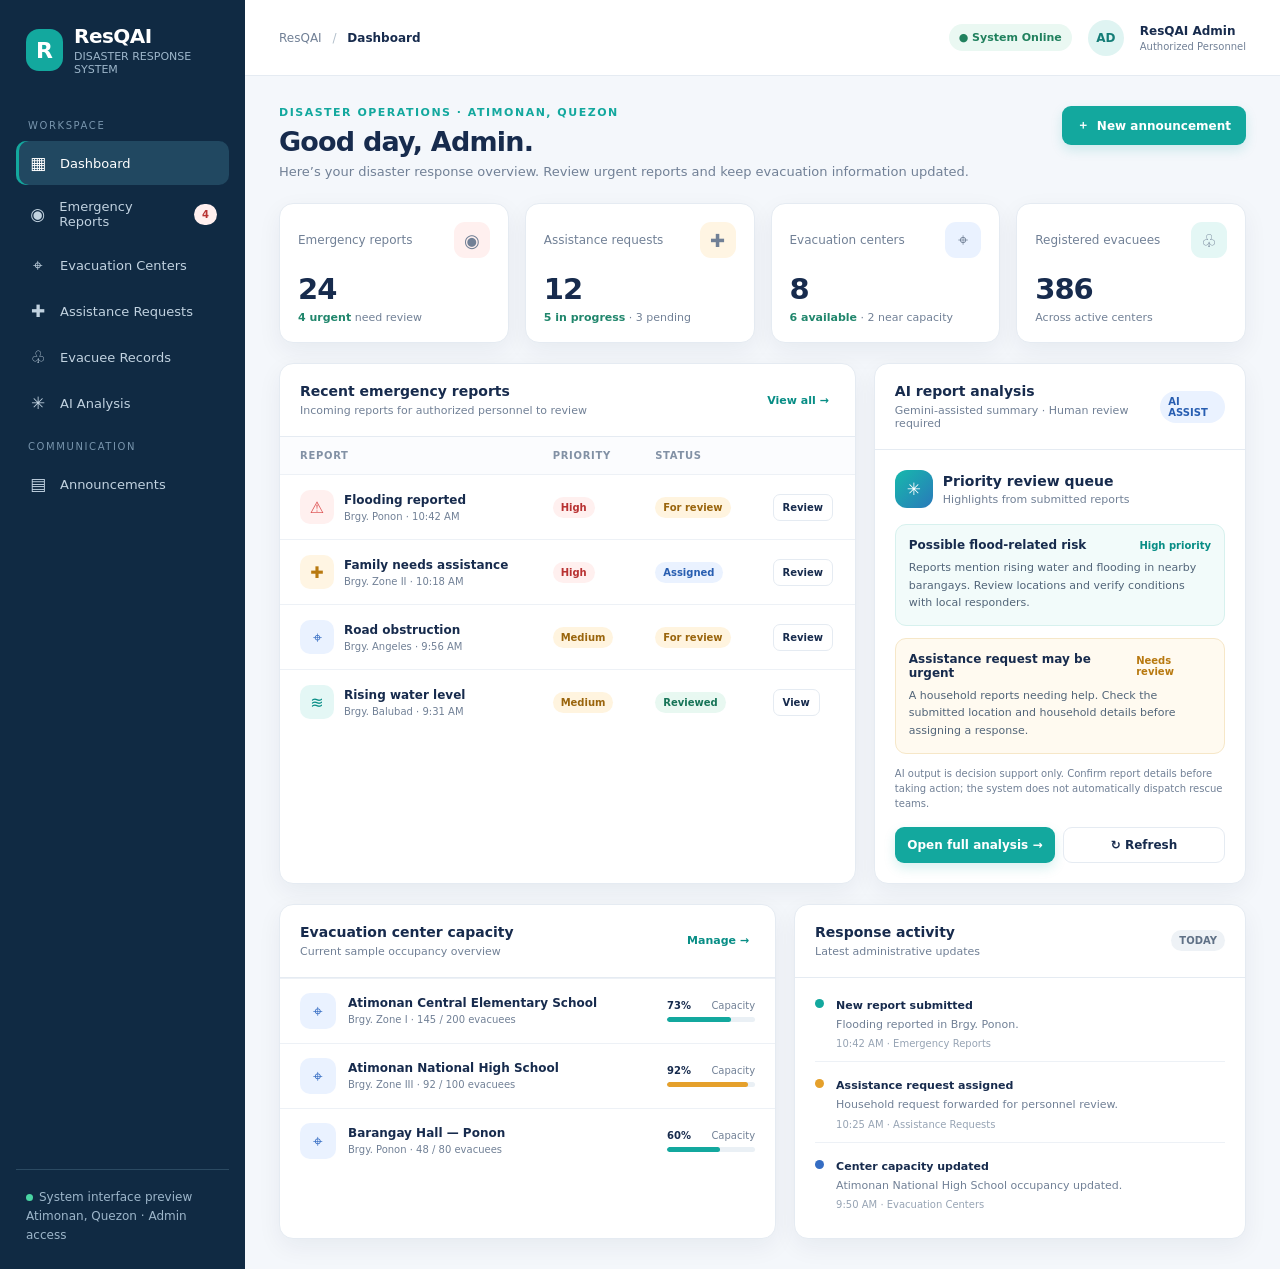
<file: index.html>
<!doctype html>
<html lang="en">
<head>
<meta charset="utf-8"/>
<meta content="width=device-width, initial-scale=1" name="viewport"/>
<title>ResQAI | Dashboard</title>
<link href="styles.css" rel="stylesheet"/>
</head>
<body>
<div class="app">
<aside class="sidebar" id="sidebar">
<div class="brand"><div class="logo">R</div><div><strong>ResQAI</strong><small>DISASTER RESPONSE SYSTEM</small></div></div>
<nav class="nav">
<div class="nav-label">Workspace</div>
<a aria-current="page" class="active nav-link" href="index.html"><span class="ico">▦</span>Dashboard</a>
<a class="nav-link" href="reports.html"><span class="ico">◉</span>Emergency Reports <span class="tag tag-red" style="margin-left:auto">4</span></a>
<a class="nav-link" href="centers.html"><span class="ico">⌖</span>Evacuation Centers</a>
<a class="nav-link" href="requests.html"><span class="ico">✚</span>Assistance Requests</a>
<a class="nav-link" href="evacuees.html"><span class="ico">♧</span>Evacuee Records</a>
<a class="nav-link" href="ai-analysis.html"><span class="ico">✳</span>AI Analysis</a>
<div class="nav-label">Communication</div>
<a class="nav-link" href="announcements.html"><span class="ico">▤</span>Announcements</a>
</nav>
<div class="side-bottom"><span class="online"></span>System interface preview<br/>Atimonan, Quezon · Admin access</div>
</aside>
<main class="main">
<header class="topbar">
<div style="display:flex;align-items:center;gap:14px"><button aria-label="Open menu" class="mobile-menu" id="menuToggle">☰</button><div class="crumb">ResQAI <span style="margin:0 7px;color:#b2bfcb">/</span> <b id="crumbTitle">Dashboard</b></div></div>
<div class="top-actions"><span class="status-pill">● System Online</span><div class="avatar">AD</div><div class="admin-meta"><div class="admin-name">ResQAI Admin</div><div class="admin-role">Authorized Personnel</div></div></div>
</header>
<div class="content">






<section class="dashboard-page active" id="page-dashboard">
<div class="page-heading"><div><div class="eyebrow">DISASTER OPERATIONS · ATIMONAN, QUEZON</div><h1>Good day, Admin.</h1><p>Here’s your disaster response overview. Review urgent reports and keep evacuation information updated.</p></div><button class="btn btn-primary" onclick="openModal('announcement')"><span>＋</span> New announcement</button></div>
<div class="stats">
<div class="stat"><div class="stat-top">Emergency reports <span class="stat-icon ic-red">◉</span></div><div class="stat-number">24</div><div class="stat-foot"><strong>4 urgent</strong> need review</div></div>
<div class="stat"><div class="stat-top">Assistance requests <span class="stat-icon ic-amber">✚</span></div><div class="stat-number">12</div><div class="stat-foot"><strong>5 in progress</strong> · 3 pending</div></div>
<div class="stat"><div class="stat-top">Evacuation centers <span class="stat-icon ic-blue">⌖</span></div><div class="stat-number">8</div><div class="stat-foot"><strong>6 available</strong> · 2 near capacity</div></div>
<div class="stat"><div class="stat-top">Registered evacuees <span class="stat-icon ic-teal">♧</span></div><div class="stat-number">386</div><div class="stat-foot">Across active centers</div></div>
</div>
<div class="layout-grid">
<div class="panel">
<div class="panel-head"><div><h2>Recent emergency reports</h2><p>Incoming reports for authorized personnel to review</p></div><button class="text-btn" onclick="window.location.href='reports.html'">View all →</button></div>
<div class="table-wrap"><table><thead><tr><th>Report</th><th>Priority</th><th>Status</th><th></th></tr></thead><tbody>
<tr><td><div class="incident"><div class="incident-mark">⚠</div><div><b>Flooding reported</b><small>Brgy. Ponon · 10:42 AM</small></div></div></td><td><span class="tag tag-red">High</span></td><td><span class="tag tag-amber">For review</span></td><td><button class="small-action" onclick="reviewReport('Flooding reported','Brgy. Ponon','High')">Review</button></td></tr>
<tr><td><div class="incident"><div class="incident-mark" style="background:#fff5e3;color:#b87910">✚</div><div><b>Family needs assistance</b><small>Brgy. Zone II · 10:18 AM</small></div></div></td><td><span class="tag tag-red">High</span></td><td><span class="tag tag-blue">Assigned</span></td><td><button class="small-action" onclick="reviewReport('Family needs assistance','Brgy. Zone II','High')">Review</button></td></tr>
<tr><td><div class="incident"><div class="incident-mark" style="background:#eaf2ff;color:#356dc3">⌖</div><div><b>Road obstruction</b><small>Brgy. Angeles · 9:56 AM</small></div></div></td><td><span class="tag tag-amber">Medium</span></td><td><span class="tag tag-amber">For review</span></td><td><button class="small-action" onclick="reviewReport('Road obstruction','Brgy. Angeles','Medium')">Review</button></td></tr>
<tr><td><div class="incident"><div class="incident-mark" style="background:#e4f7f5;color:#078d85">≋</div><div><b>Rising water level</b><small>Brgy. Balubad · 9:31 AM</small></div></div></td><td><span class="tag tag-amber">Medium</span></td><td><span class="tag tag-green">Reviewed</span></td><td><button class="small-action" onclick="reviewReport('Rising water level','Brgy. Balubad','Medium')">View</button></td></tr>
</tbody></table></div>
</div>
<div class="panel">
<div class="panel-head"><div><h2>AI report analysis</h2><p>Gemini-assisted summary · Human review required</p></div><span class="tag tag-blue">AI ASSIST</span></div>
<div class="ai-panel">
<div class="ai-head"><div class="ai-symbol">✳</div><div><h2>Priority review queue</h2><p>Highlights from submitted reports</p></div></div>
<div class="ai-alert"><div class="rowtop"><b>Possible flood-related risk</b><span class="confidence">High priority</span></div><p>Reports mention rising water and flooding in nearby barangays. Review locations and verify conditions with local responders.</p></div>
<div class="ai-alert" style="background:#fffaf0;border-color:#f6e7c8"><div class="rowtop"><b>Assistance request may be urgent</b><span class="confidence" style="color:#b87910">Needs review</span></div><p>A household reports needing help. Check the submitted location and household details before assigning a response.</p></div>
<div class="ai-note">AI output is decision support only. Confirm report details before taking action; the system does not automatically dispatch rescue teams.</div>
<div class="ai-actions"><button class="btn btn-primary" onclick="window.location.href='ai-analysis.html'">Open full analysis →</button><button class="btn btn-light" onclick="toast('Analysis refreshed for this demo.')">↻ Refresh</button></div>
</div>
</div>
</div>
<div class="lower-grid">
<div class="panel"><div class="panel-head"><div><h2>Evacuation center capacity</h2><p>Current sample occupancy overview</p></div><button class="text-btn" onclick="window.location.href='centers.html'">Manage →</button></div>
<div class="center-row"><div class="center-pin">⌖</div><div class="center-info"><b>Atimonan Central Elementary School</b><small>Brgy. Zone I · 145 / 200 evacuees</small></div><div class="capacity"><div class="capacity-top"><b>73%</b><span>Capacity</span></div><div class="bar"><span style="width:73%"></span></div></div></div>
<div class="center-row"><div class="center-pin">⌖</div><div class="center-info"><b>Atimonan National High School</b><small>Brgy. Zone III · 92 / 100 evacuees</small></div><div class="capacity"><div class="capacity-top"><b>92%</b><span>Capacity</span></div><div class="bar warn"><span style="width:92%"></span></div></div></div>
<div class="center-row"><div class="center-pin">⌖</div><div class="center-info"><b>Barangay Hall — Ponon</b><small>Brgy. Ponon · 48 / 80 evacuees</small></div><div class="capacity"><div class="capacity-top"><b>60%</b><span>Capacity</span></div><div class="bar"><span style="width:60%"></span></div></div></div>
</div>
<div class="panel"><div class="panel-head"><div><h2>Response activity</h2><p>Latest administrative updates</p></div><span class="tag tag-gray">TODAY</span></div>
<div class="activity">
<div class="activity-item"><span class="activity-dot"></span><div><b>New report submitted</b><p>Flooding reported in Brgy. Ponon.</p><time>10:42 AM · Emergency Reports</time></div></div>
<div class="activity-item"><span class="activity-dot" style="background:#e5a02b"></span><div><b>Assistance request assigned</b><p>Household request forwarded for personnel review.</p><time>10:25 AM · Assistance Requests</time></div></div>
<div class="activity-item"><span class="activity-dot" style="background:#356dc3"></span><div><b>Center capacity updated</b><p>Atimonan National High School occupancy updated.</p><time>9:50 AM · Evacuation Centers</time></div></div>
</div>
</div>
</div>
</section></div>
</main>
</div>
<div class="toast" id="toast"></div>
<div class="modal-backdrop" id="modalBackdrop" onclick="if(event.target===this)closeModal()"><div class="modal"><h2 id="modalTitle">Create announcement</h2><p id="modalDescription">Share an official update with residents.</p><div id="modalFields"></div><div class="modal-foot"><button class="btn btn-light" onclick="closeModal()">Cancel</button><button class="btn btn-primary" onclick="submitModal()">Save</button></div></div></div>
<script src="script.js"></script>
</body>
</html>
</file>
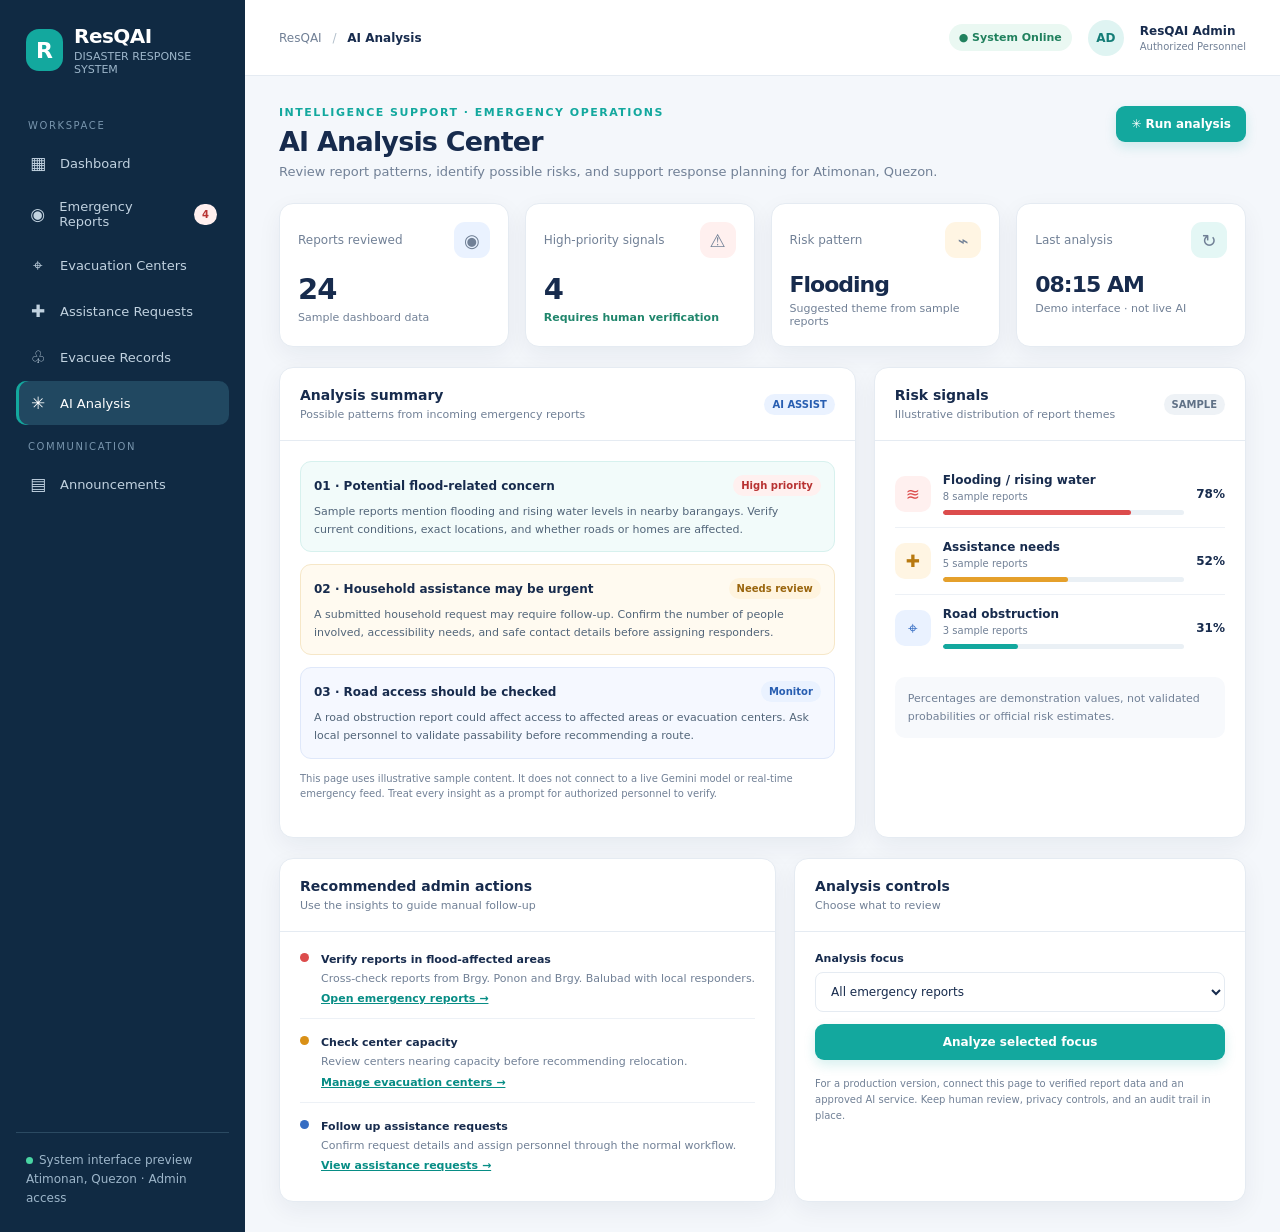
<file: ai-analysis.html>
<!doctype html>
<html lang="en"><head><meta charset="utf-8"><meta name="viewport" content="width=device-width, initial-scale=1"><title>ResQAI | AI Analysis</title><link href="styles.css" rel="stylesheet"></head><body><div class="app"><aside class="sidebar" id="sidebar">
<div class="brand"><div class="logo">R</div><div><strong>ResQAI</strong><small>DISASTER RESPONSE SYSTEM</small></div></div>
<nav class="nav">
<div class="nav-label">Workspace</div>
<a class="nav-link" href="index.html"><span class="ico">▦</span>Dashboard</a>
<a class="nav-link" href="reports.html"><span class="ico">◉</span>Emergency Reports <span class="tag tag-red" style="margin-left:auto">4</span></a>
<a class="nav-link" href="centers.html"><span class="ico">⌖</span>Evacuation Centers</a>
<a class="nav-link" href="requests.html"><span class="ico">✚</span>Assistance Requests</a>
<a class="nav-link" href="evacuees.html"><span class="ico">♧</span>Evacuee Records</a>
<a aria-current="page" class="active nav-link" href="ai-analysis.html"><span class="ico">✳</span>AI Analysis</a>
<div class="nav-label">Communication</div>
<a class="nav-link" href="announcements.html"><span class="ico">▤</span>Announcements</a>
</nav>
<div class="side-bottom"><span class="online"></span>System interface preview<br/>Atimonan, Quezon · Admin access</div>
</aside>
<main class="main"><header class="topbar"><div style="display:flex;align-items:center;gap:14px"><button aria-label="Open menu" class="mobile-menu" id="menuToggle">☰</button><div class="crumb">ResQAI <span style="margin:0 7px;color:#b2bfcb">/</span> <b>AI Analysis</b></div></div><div class="top-actions"><span class="status-pill">● System Online</span><div class="avatar">AD</div><div class="admin-meta"><div class="admin-name">ResQAI Admin</div><div class="admin-role">Authorized Personnel</div></div></div></header>
<div class="content"><div class="page-heading"><div><div class="eyebrow">INTELLIGENCE SUPPORT · EMERGENCY OPERATIONS</div><h1>AI Analysis Center</h1><p>Review report patterns, identify possible risks, and support response planning for Atimonan, Quezon.</p></div><button class="btn btn-primary" id="runAnalysis">✳ Run analysis</button></div>
<div class="stats"><div class="stat"><div class="stat-top">Reports reviewed <span class="stat-icon ic-blue">◉</span></div><div class="stat-number" id="reviewedCount">24</div><div class="stat-foot">Sample dashboard data</div></div><div class="stat"><div class="stat-top">High-priority signals <span class="stat-icon ic-red">⚠</span></div><div class="stat-number" id="highCount">4</div><div class="stat-foot"><strong>Requires human verification</strong></div></div><div class="stat"><div class="stat-top">Risk pattern <span class="stat-icon ic-amber">⌁</span></div><div class="stat-number" style="font-size:22px">Flooding</div><div class="stat-foot">Suggested theme from sample reports</div></div><div class="stat"><div class="stat-top">Last analysis <span class="stat-icon ic-teal">↻</span></div><div class="stat-number" id="lastRun" style="font-size:22px">08:15 AM</div><div class="stat-foot">Demo interface · not live AI</div></div></div>
<div class="layout-grid"><section class="panel"><div class="panel-head"><div><h2>Analysis summary</h2><p>Possible patterns from incoming emergency reports</p></div><span class="tag tag-blue">AI ASSIST</span></div><div class="ai-panel"><div class="ai-alert"><div class="rowtop"><b>01 · Potential flood-related concern</b><span class="tag tag-red">High priority</span></div><p>Sample reports mention flooding and rising water levels in nearby barangays. Verify current conditions, exact locations, and whether roads or homes are affected.</p></div><div class="ai-alert" style="background:#fffaf0;border-color:#f6e7c8"><div class="rowtop"><b>02 · Household assistance may be urgent</b><span class="tag tag-amber">Needs review</span></div><p>A submitted household request may require follow-up. Confirm the number of people involved, accessibility needs, and safe contact details before assigning responders.</p></div><div class="ai-alert" style="background:#f5f8ff;border-color:#dfe8fa"><div class="rowtop"><b>03 · Road access should be checked</b><span class="tag tag-blue">Monitor</span></div><p>A road obstruction report could affect access to affected areas or evacuation centers. Ask local personnel to validate passability before recommending a route.</p></div><div class="ai-note">This page uses illustrative sample content. It does not connect to a live Gemini model or real-time emergency feed. Treat every insight as a prompt for authorized personnel to verify.</div></div></section>
<section class="panel"><div class="panel-head"><div><h2>Risk signals</h2><p>Illustrative distribution of report themes</p></div><span class="tag tag-gray">SAMPLE</span></div><div style="padding:20px"><div class="center-row" style="padding:12px 0;border:0"><div class="center-pin" style="background:#fff0ef;color:#dc4c4c">≋</div><div class="center-info"><b>Flooding / rising water</b><small>8 sample reports</small><div class="bar full" style="margin-top:8px;width:100%"><span style="width:78%"></span></div></div><b style="font-size:12px">78%</b></div><div class="center-row" style="padding:12px 0"><div class="center-pin" style="background:#fff5e3;color:#b87910">✚</div><div class="center-info"><b>Assistance needs</b><small>5 sample reports</small><div class="bar warn" style="margin-top:8px;width:100%"><span style="width:52%"></span></div></div><b style="font-size:12px">52%</b></div><div class="center-row" style="padding:12px 0"><div class="center-pin">⌖</div><div class="center-info"><b>Road obstruction</b><small>3 sample reports</small><div class="bar" style="margin-top:8px;width:100%"><span style="width:31%"></span></div></div><b style="font-size:12px">31%</b></div><div style="margin-top:16px;padding:13px;background:#f7f9fc;border-radius:10px;font-size:11px;color:#718096;line-height:1.6">Percentages are demonstration values, not validated probabilities or official risk estimates.</div></div></section></div>
<div class="lower-grid"><section class="panel"><div class="panel-head"><div><h2>Recommended admin actions</h2><p>Use the insights to guide manual follow-up</p></div></div><div class="activity"><div class="activity-item"><span class="activity-dot" style="background:#dc4c4c"></span><div><b>Verify reports in flood-affected areas</b><p>Cross-check reports from Brgy. Ponon and Brgy. Balubad with local responders.</p><a class="text-btn" href="reports.html">Open emergency reports →</a></div></div><div class="activity-item"><span class="activity-dot" style="background:#d99017"></span><div><b>Check center capacity</b><p>Review centers nearing capacity before recommending relocation.</p><a class="text-btn" href="centers.html">Manage evacuation centers →</a></div></div><div class="activity-item"><span class="activity-dot" style="background:#356dc3"></span><div><b>Follow up assistance requests</b><p>Confirm request details and assign personnel through the normal workflow.</p><a class="text-btn" href="requests.html">View assistance requests →</a></div></div></div></section><section class="panel"><div class="panel-head"><div><h2>Analysis controls</h2><p>Choose what to review</p></div></div><div style="padding:20px"><label style="display:block;font-size:11px;font-weight:800;margin-bottom:7px">Analysis focus</label><select id="focusSelect" style="width:100%;padding:11px;border:1px solid var(--line);border-radius:8px;background:white;color:var(--ink);font-size:12px"><option value="all">All emergency reports</option><option value="flood">Flooding and water levels</option><option value="assistance">Assistance requests</option><option value="road">Road access and obstructions</option></select><button class="btn btn-primary" id="focusButton" style="width:100%;justify-content:center;margin-top:12px">Analyze selected focus</button><div id="focusResult" style="display:none;margin-top:14px;padding:13px;background:#f2fbfa;border:1px solid #d7f1ee;border-radius:10px;font-size:12px;line-height:1.6"></div><p style="font-size:10px;color:var(--muted);line-height:1.6;margin-top:16px">For a production version, connect this page to verified report data and an approved AI service. Keep human review, privacy controls, and an audit trail in place.</p></div></section></div></div></main></div><div class="toast" id="toast"></div><script src="script.js"></script><script>
const toastEl=document.getElementById('toast');function showToast(msg){toastEl.textContent=msg;toastEl.classList.add('show');setTimeout(()=>toastEl.classList.remove('show'),2600)}
document.getElementById('runAnalysis').addEventListener('click',()=>{document.getElementById('lastRun').textContent=new Date().toLocaleTimeString([], {hour:'2-digit',minute:'2-digit'});showToast('Demo analysis refreshed. Sample data only.');});
document.getElementById('focusButton').addEventListener('click',()=>{const v=document.getElementById('focusSelect').value;const msgs={all:'Review all incoming reports and compare locations, urgency, and repeated incident types.',flood:'Prioritize validation of water-level and flooding reports. Confirm affected households and road access with local responders.',assistance:'Check household size, immediate needs, contact details, and whether the request has already been assigned.',road:'Verify road passability with local personnel before directing residents or rescue teams.'};const r=document.getElementById('focusResult');r.textContent=msgs[v];r.style.display='block';});
</script></body></html>
</file>
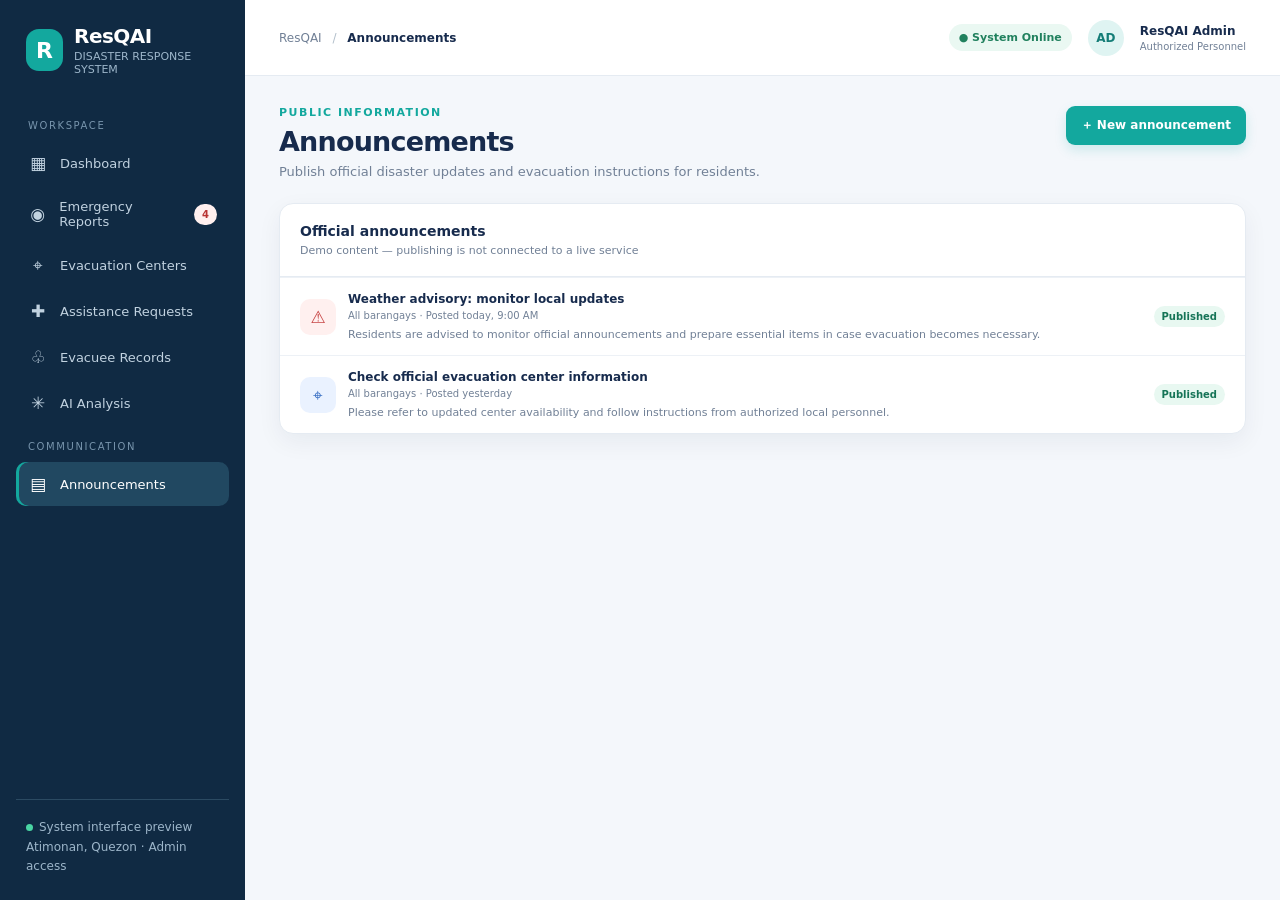
<file: announcements.html>
<!doctype html>
<html lang="en">
<head>
<meta charset="utf-8"/>
<meta content="width=device-width, initial-scale=1" name="viewport"/>
<title>ResQAI | Announcements</title>
<link href="styles.css" rel="stylesheet"/>
</head>
<body>
<div class="app">
<aside class="sidebar" id="sidebar">
<div class="brand"><div class="logo">R</div><div><strong>ResQAI</strong><small>DISASTER RESPONSE SYSTEM</small></div></div>
<nav class="nav">
<div class="nav-label">Workspace</div>
<a class="nav-link" href="index.html"><span class="ico">▦</span>Dashboard</a>
<a class="nav-link" href="reports.html"><span class="ico">◉</span>Emergency Reports <span class="tag tag-red" style="margin-left:auto">4</span></a>
<a class="nav-link" href="centers.html"><span class="ico">⌖</span>Evacuation Centers</a>
<a class="nav-link" href="requests.html"><span class="ico">✚</span>Assistance Requests</a>
<a class="nav-link" href="evacuees.html"><span class="ico">♧</span>Evacuee Records</a>
<a class="nav-link" href="ai-analysis.html"><span class="ico">✳</span>AI Analysis</a>
<div class="nav-label">Communication</div>
<a aria-current="page" class="active nav-link" href="announcements.html"><span class="ico">▤</span>Announcements</a>
</nav>
<div class="side-bottom"><span class="online"></span>System interface preview<br/>Atimonan, Quezon · Admin access</div>
</aside>
<main class="main">
<header class="topbar">
<div style="display:flex;align-items:center;gap:14px"><button aria-label="Open menu" class="mobile-menu" id="menuToggle">☰</button><div class="crumb">ResQAI <span style="margin:0 7px;color:#b2bfcb">/</span> <b id="crumbTitle">Announcements</b></div></div>
<div class="top-actions"><span class="status-pill">● System Online</span><div class="avatar">AD</div><div class="admin-meta"><div class="admin-name">ResQAI Admin</div><div class="admin-role">Authorized Personnel</div></div></div>
</header>
<div class="content">






<section class="section-page active" id="page-announcements">
<div class="page-heading"><div><div class="eyebrow">PUBLIC INFORMATION</div><h1>Announcements</h1><p>Publish official disaster updates and evacuation instructions for residents.</p></div><button class="btn btn-primary" onclick="openModal('announcement')">＋ New announcement</button></div>
<div class="panel"><div class="panel-head"><div><h2>Official announcements</h2><p>Demo content — publishing is not connected to a live service</p></div></div><div id="announcementList">
<div class="center-row"><div class="center-pin" style="background:#fff0ef;color:#c53f3f">⚠</div><div class="center-info"><b>Weather advisory: monitor local updates</b><small>All barangays · Posted today, 9:00 AM</small><p style="font-size:11px;color:var(--muted);margin:7px 0 0">Residents are advised to monitor official announcements and prepare essential items in case evacuation becomes necessary.</p></div><span class="tag tag-green">Published</span></div>
<div class="center-row"><div class="center-pin">⌖</div><div class="center-info"><b>Check official evacuation center information</b><small>All barangays · Posted yesterday</small><p style="font-size:11px;color:var(--muted);margin:7px 0 0">Please refer to updated center availability and follow instructions from authorized local personnel.</p></div><span class="tag tag-green">Published</span></div>
</div></div>
</section></div>
</main>
</div>
<div class="toast" id="toast"></div>
<div class="modal-backdrop" id="modalBackdrop" onclick="if(event.target===this)closeModal()"><div class="modal"><h2 id="modalTitle">Create announcement</h2><p id="modalDescription">Share an official update with residents.</p><div id="modalFields"></div><div class="modal-foot"><button class="btn btn-light" onclick="closeModal()">Cancel</button><button class="btn btn-primary" onclick="submitModal()">Save</button></div></div></div>
<script src="script.js"></script>
</body>
</html>
</file>
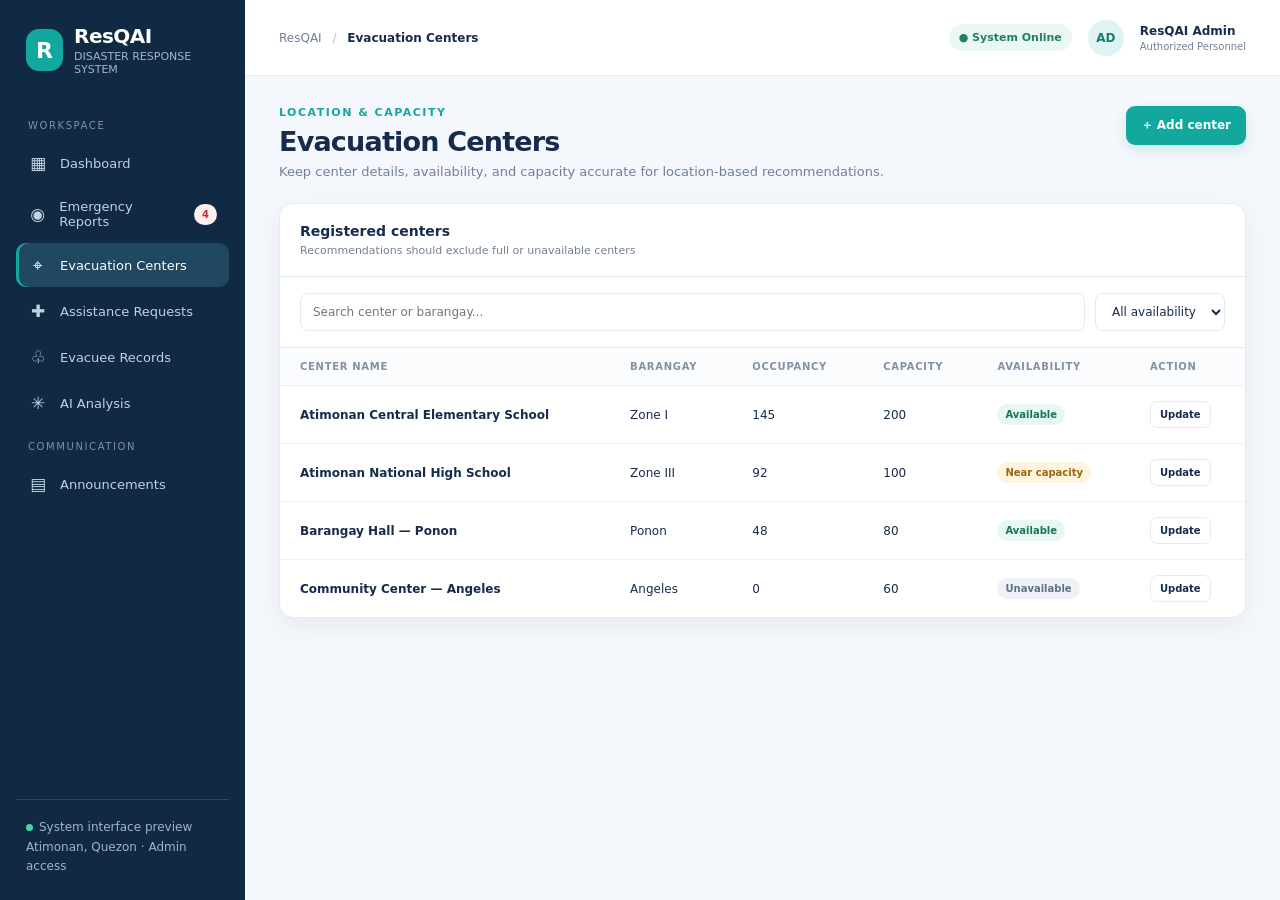
<file: centers.html>
<!doctype html>
<html lang="en">
<head>
<meta charset="utf-8"/>
<meta content="width=device-width, initial-scale=1" name="viewport"/>
<title>ResQAI | Evacuation Centers</title>
<link href="styles.css" rel="stylesheet"/>
</head>
<body>
<div class="app">
<aside class="sidebar" id="sidebar">
<div class="brand"><div class="logo">R</div><div><strong>ResQAI</strong><small>DISASTER RESPONSE SYSTEM</small></div></div>
<nav class="nav">
<div class="nav-label">Workspace</div>
<a class="nav-link" href="index.html"><span class="ico">▦</span>Dashboard</a>
<a class="nav-link" href="reports.html"><span class="ico">◉</span>Emergency Reports <span class="tag tag-red" style="margin-left:auto">4</span></a>
<a aria-current="page" class="active nav-link" href="centers.html"><span class="ico">⌖</span>Evacuation Centers</a>
<a class="nav-link" href="requests.html"><span class="ico">✚</span>Assistance Requests</a>
<a class="nav-link" href="evacuees.html"><span class="ico">♧</span>Evacuee Records</a>
<a class="nav-link" href="ai-analysis.html"><span class="ico">✳</span>AI Analysis</a>
<div class="nav-label">Communication</div>
<a class="nav-link" href="announcements.html"><span class="ico">▤</span>Announcements</a>
</nav>
<div class="side-bottom"><span class="online"></span>System interface preview<br/>Atimonan, Quezon · Admin access</div>
</aside>
<main class="main">
<header class="topbar">
<div style="display:flex;align-items:center;gap:14px"><button aria-label="Open menu" class="mobile-menu" id="menuToggle">☰</button><div class="crumb">ResQAI <span style="margin:0 7px;color:#b2bfcb">/</span> <b id="crumbTitle">Evacuation Centers</b></div></div>
<div class="top-actions"><span class="status-pill">● System Online</span><div class="avatar">AD</div><div class="admin-meta"><div class="admin-name">ResQAI Admin</div><div class="admin-role">Authorized Personnel</div></div></div>
</header>
<div class="content">






<section class="section-page active" id="page-centers">
<div class="page-heading"><div><div class="eyebrow">LOCATION &amp; CAPACITY</div><h1>Evacuation Centers</h1><p>Keep center details, availability, and capacity accurate for location-based recommendations.</p></div><button class="btn btn-primary" onclick="openModal('center')">＋ Add center</button></div>
<div class="panel"><div class="panel-head"><div><h2>Registered centers</h2><p>Recommendations should exclude full or unavailable centers</p></div></div><div class="toolbar"><input oninput="filterRowsInput(this,'centersTable')" placeholder="Search center or barangay..."/><select onchange="filterStatus(this,'centersTable')"><option value="">All availability</option><option>Available</option><option>Near capacity</option><option>Unavailable</option></select></div><div class="table-wrap"><table id="centersTable"><thead><tr><th>Center name</th><th>Barangay</th><th>Occupancy</th><th>Capacity</th><th>Availability</th><th>Action</th></tr></thead><tbody>
<tr><td class="table-title">Atimonan Central Elementary School</td><td>Zone I</td><td>145</td><td>200</td><td><span class="tag tag-green">Available</span></td><td><button class="small-action" onclick="editCenter(this)">Update</button></td></tr>
<tr><td class="table-title">Atimonan National High School</td><td>Zone III</td><td>92</td><td>100</td><td><span class="tag tag-amber">Near capacity</span></td><td><button class="small-action" onclick="editCenter(this)">Update</button></td></tr>
<tr><td class="table-title">Barangay Hall — Ponon</td><td>Ponon</td><td>48</td><td>80</td><td><span class="tag tag-green">Available</span></td><td><button class="small-action" onclick="editCenter(this)">Update</button></td></tr>
<tr><td class="table-title">Community Center — Angeles</td><td>Angeles</td><td>0</td><td>60</td><td><span class="tag tag-gray">Unavailable</span></td><td><button class="small-action" onclick="editCenter(this)">Update</button></td></tr>
</tbody></table></div></div>
</section></div>
</main>
</div>
<div class="toast" id="toast"></div>
<div class="modal-backdrop" id="modalBackdrop" onclick="if(event.target===this)closeModal()"><div class="modal"><h2 id="modalTitle">Create announcement</h2><p id="modalDescription">Share an official update with residents.</p><div id="modalFields"></div><div class="modal-foot"><button class="btn btn-light" onclick="closeModal()">Cancel</button><button class="btn btn-primary" onclick="submitModal()">Save</button></div></div></div>
<script src="script.js"></script>
</body>
</html>
</file>
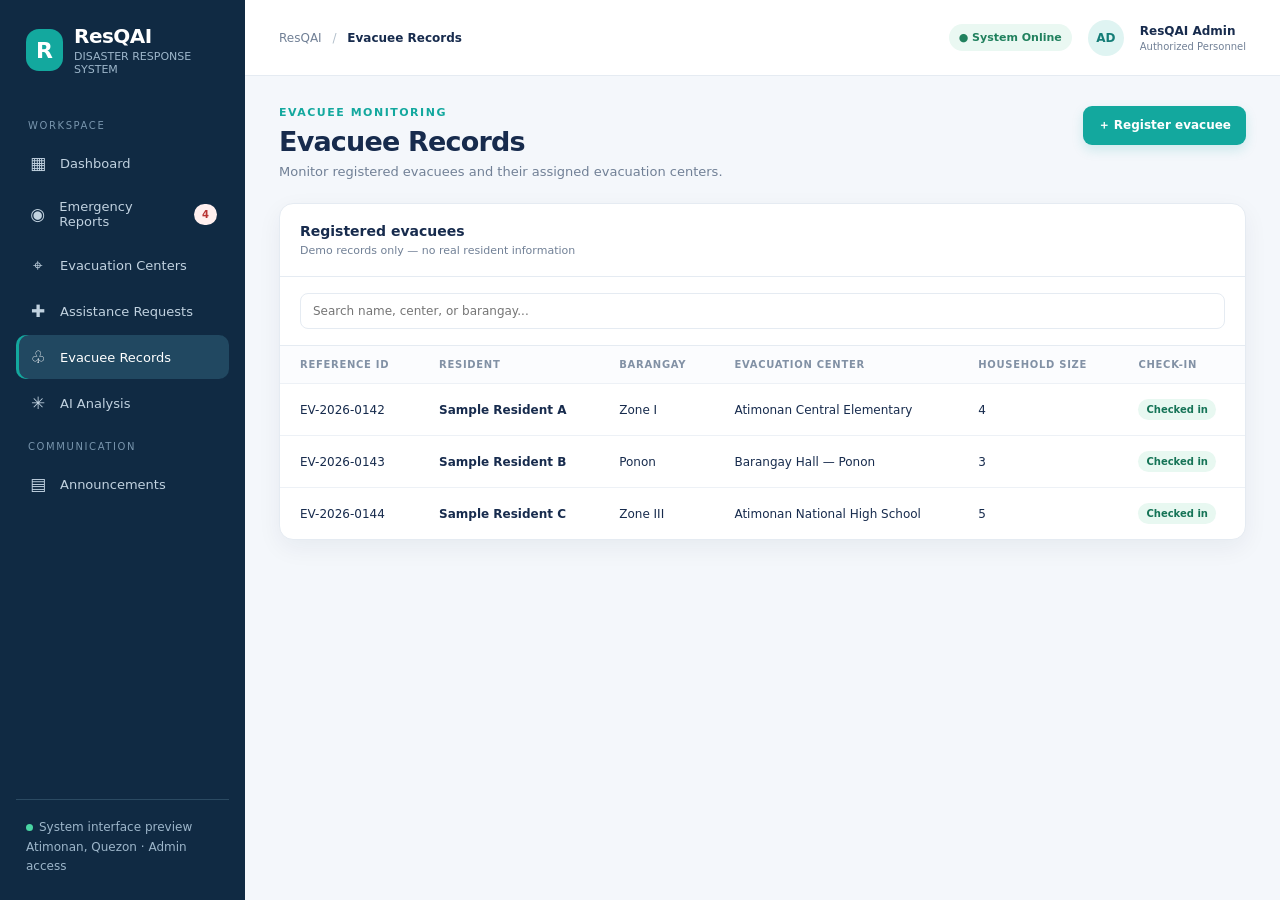
<file: evacuees.html>
<!doctype html>
<html lang="en">
<head>
<meta charset="utf-8"/>
<meta content="width=device-width, initial-scale=1" name="viewport"/>
<title>ResQAI | Evacuee Records</title>
<link href="styles.css" rel="stylesheet"/>
</head>
<body>
<div class="app">
<aside class="sidebar" id="sidebar">
<div class="brand"><div class="logo">R</div><div><strong>ResQAI</strong><small>DISASTER RESPONSE SYSTEM</small></div></div>
<nav class="nav">
<div class="nav-label">Workspace</div>
<a class="nav-link" href="index.html"><span class="ico">▦</span>Dashboard</a>
<a class="nav-link" href="reports.html"><span class="ico">◉</span>Emergency Reports <span class="tag tag-red" style="margin-left:auto">4</span></a>
<a class="nav-link" href="centers.html"><span class="ico">⌖</span>Evacuation Centers</a>
<a class="nav-link" href="requests.html"><span class="ico">✚</span>Assistance Requests</a>
<a aria-current="page" class="active nav-link" href="evacuees.html"><span class="ico">♧</span>Evacuee Records</a>
<a class="nav-link" href="ai-analysis.html"><span class="ico">✳</span>AI Analysis</a>
<div class="nav-label">Communication</div>
<a class="nav-link" href="announcements.html"><span class="ico">▤</span>Announcements</a>
</nav>
<div class="side-bottom"><span class="online"></span>System interface preview<br/>Atimonan, Quezon · Admin access</div>
</aside>
<main class="main">
<header class="topbar">
<div style="display:flex;align-items:center;gap:14px"><button aria-label="Open menu" class="mobile-menu" id="menuToggle">☰</button><div class="crumb">ResQAI <span style="margin:0 7px;color:#b2bfcb">/</span> <b id="crumbTitle">Evacuee Records</b></div></div>
<div class="top-actions"><span class="status-pill">● System Online</span><div class="avatar">AD</div><div class="admin-meta"><div class="admin-name">ResQAI Admin</div><div class="admin-role">Authorized Personnel</div></div></div>
</header>
<div class="content">






<section class="section-page active" id="page-evacuees">
<div class="page-heading"><div><div class="eyebrow">EVACUEE MONITORING</div><h1>Evacuee Records</h1><p>Monitor registered evacuees and their assigned evacuation centers.</p></div><button class="btn btn-primary" onclick="toast('Evacuee registration should be connected to the system database.')">＋ Register evacuee</button></div>
<div class="panel"><div class="panel-head"><div><h2>Registered evacuees</h2><p>Demo records only — no real resident information</p></div></div><div class="toolbar"><input oninput="filterRowsInput(this,'evacueesTable')" placeholder="Search name, center, or barangay..."/></div><div class="table-wrap"><table id="evacueesTable"><thead><tr><th>Reference ID</th><th>Resident</th><th>Barangay</th><th>Evacuation center</th><th>Household size</th><th>Check-in</th></tr></thead><tbody>
<tr><td>EV-2026-0142</td><td class="table-title">Sample Resident A</td><td>Zone I</td><td>Atimonan Central Elementary</td><td>4</td><td><span class="tag tag-green">Checked in</span></td></tr>
<tr><td>EV-2026-0143</td><td class="table-title">Sample Resident B</td><td>Ponon</td><td>Barangay Hall — Ponon</td><td>3</td><td><span class="tag tag-green">Checked in</span></td></tr>
<tr><td>EV-2026-0144</td><td class="table-title">Sample Resident C</td><td>Zone III</td><td>Atimonan National High School</td><td>5</td><td><span class="tag tag-green">Checked in</span></td></tr>
</tbody></table></div></div>
</section></div>
</main>
</div>
<div class="toast" id="toast"></div>
<div class="modal-backdrop" id="modalBackdrop" onclick="if(event.target===this)closeModal()"><div class="modal"><h2 id="modalTitle">Create announcement</h2><p id="modalDescription">Share an official update with residents.</p><div id="modalFields"></div><div class="modal-foot"><button class="btn btn-light" onclick="closeModal()">Cancel</button><button class="btn btn-primary" onclick="submitModal()">Save</button></div></div></div>
<script src="script.js"></script>
</body>
</html>
</file>
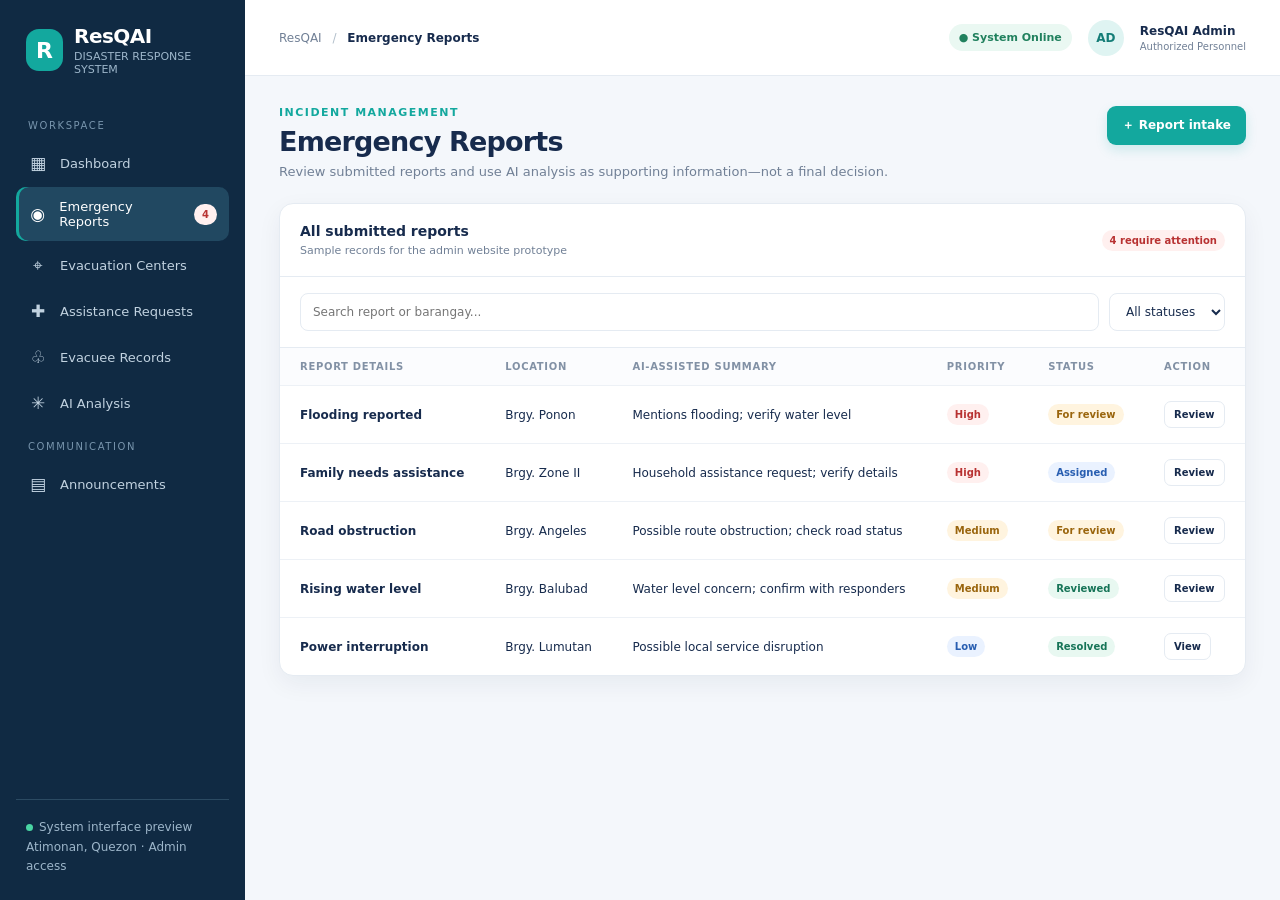
<file: reports.html>
<!doctype html>
<html lang="en">
<head>
<meta charset="utf-8"/>
<meta content="width=device-width, initial-scale=1" name="viewport"/>
<title>ResQAI | Emergency Reports</title>
<link href="styles.css" rel="stylesheet"/>
</head>
<body>
<div class="app">
<aside class="sidebar" id="sidebar">
<div class="brand"><div class="logo">R</div><div><strong>ResQAI</strong><small>DISASTER RESPONSE SYSTEM</small></div></div>
<nav class="nav">
<div class="nav-label">Workspace</div>
<a class="nav-link" href="index.html"><span class="ico">▦</span>Dashboard</a>
<a aria-current="page" class="active nav-link" href="reports.html"><span class="ico">◉</span>Emergency Reports <span class="tag tag-red" style="margin-left:auto">4</span></a>
<a class="nav-link" href="centers.html"><span class="ico">⌖</span>Evacuation Centers</a>
<a class="nav-link" href="requests.html"><span class="ico">✚</span>Assistance Requests</a>
<a class="nav-link" href="evacuees.html"><span class="ico">♧</span>Evacuee Records</a>
<a class="nav-link" href="ai-analysis.html"><span class="ico">✳</span>AI Analysis</a>
<div class="nav-label">Communication</div>
<a class="nav-link" href="announcements.html"><span class="ico">▤</span>Announcements</a>
</nav>
<div class="side-bottom"><span class="online"></span>System interface preview<br/>Atimonan, Quezon · Admin access</div>
</aside>
<main class="main">
<header class="topbar">
<div style="display:flex;align-items:center;gap:14px"><button aria-label="Open menu" class="mobile-menu" id="menuToggle">☰</button><div class="crumb">ResQAI <span style="margin:0 7px;color:#b2bfcb">/</span> <b id="crumbTitle">Emergency Reports</b></div></div>
<div class="top-actions"><span class="status-pill">● System Online</span><div class="avatar">AD</div><div class="admin-meta"><div class="admin-name">ResQAI Admin</div><div class="admin-role">Authorized Personnel</div></div></div>
</header>
<div class="content">






<section class="section-page active" id="page-reports">
<div class="page-heading"><div><div class="eyebrow">INCIDENT MANAGEMENT</div><h1>Emergency Reports</h1><p>Review submitted reports and use AI analysis as supporting information—not a final decision.</p></div><button class="btn btn-primary" onclick="toast('New reports are received through the resident-facing system.')">＋ Report intake</button></div>
<div class="panel"><div class="panel-head"><div><h2>All submitted reports</h2><p>Sample records for the admin website prototype</p></div><span class="tag tag-red">4 require attention</span></div><div class="toolbar"><input id="reportSearch" oninput="filterRows('reportSearch','reportsTable')" placeholder="Search report or barangay..."/><select onchange="filterStatus(this,'reportsTable')"><option value="">All statuses</option><option>For review</option><option>Assigned</option><option>Reviewed</option><option>Resolved</option></select></div><div class="table-wrap"><table id="reportsTable"><thead><tr><th>Report details</th><th>Location</th><th>AI-assisted summary</th><th>Priority</th><th>Status</th><th>Action</th></tr></thead><tbody>
<tr><td class="table-title">Flooding reported</td><td>Brgy. Ponon</td><td>Mentions flooding; verify water level</td><td><span class="tag tag-red">High</span></td><td><span class="tag tag-amber">For review</span></td><td><button class="small-action" onclick="reviewReport('Flooding reported','Brgy. Ponon','High')">Review</button></td></tr>
<tr><td class="table-title">Family needs assistance</td><td>Brgy. Zone II</td><td>Household assistance request; verify details</td><td><span class="tag tag-red">High</span></td><td><span class="tag tag-blue">Assigned</span></td><td><button class="small-action" onclick="reviewReport('Family needs assistance','Brgy. Zone II','High')">Review</button></td></tr>
<tr><td class="table-title">Road obstruction</td><td>Brgy. Angeles</td><td>Possible route obstruction; check road status</td><td><span class="tag tag-amber">Medium</span></td><td><span class="tag tag-amber">For review</span></td><td><button class="small-action" onclick="reviewReport('Road obstruction','Brgy. Angeles','Medium')">Review</button></td></tr>
<tr><td class="table-title">Rising water level</td><td>Brgy. Balubad</td><td>Water level concern; confirm with responders</td><td><span class="tag tag-amber">Medium</span></td><td><span class="tag tag-green">Reviewed</span></td><td><button class="small-action" onclick="reviewReport('Rising water level','Brgy. Balubad','Medium')">Review</button></td></tr>
<tr><td class="table-title">Power interruption</td><td>Brgy. Lumutan</td><td>Possible local service disruption</td><td><span class="tag tag-blue">Low</span></td><td><span class="tag tag-green">Resolved</span></td><td><button class="small-action" onclick="reviewReport('Power interruption','Brgy. Lumutan','Low')">View</button></td></tr>
</tbody></table></div></div>
</section></div>
</main>
</div>
<div class="toast" id="toast"></div>
<div class="modal-backdrop" id="modalBackdrop" onclick="if(event.target===this)closeModal()"><div class="modal"><h2 id="modalTitle">Create announcement</h2><p id="modalDescription">Share an official update with residents.</p><div id="modalFields"></div><div class="modal-foot"><button class="btn btn-light" onclick="closeModal()">Cancel</button><button class="btn btn-primary" onclick="submitModal()">Save</button></div></div></div>
<script src="script.js"></script>
</body>
</html>
</file>
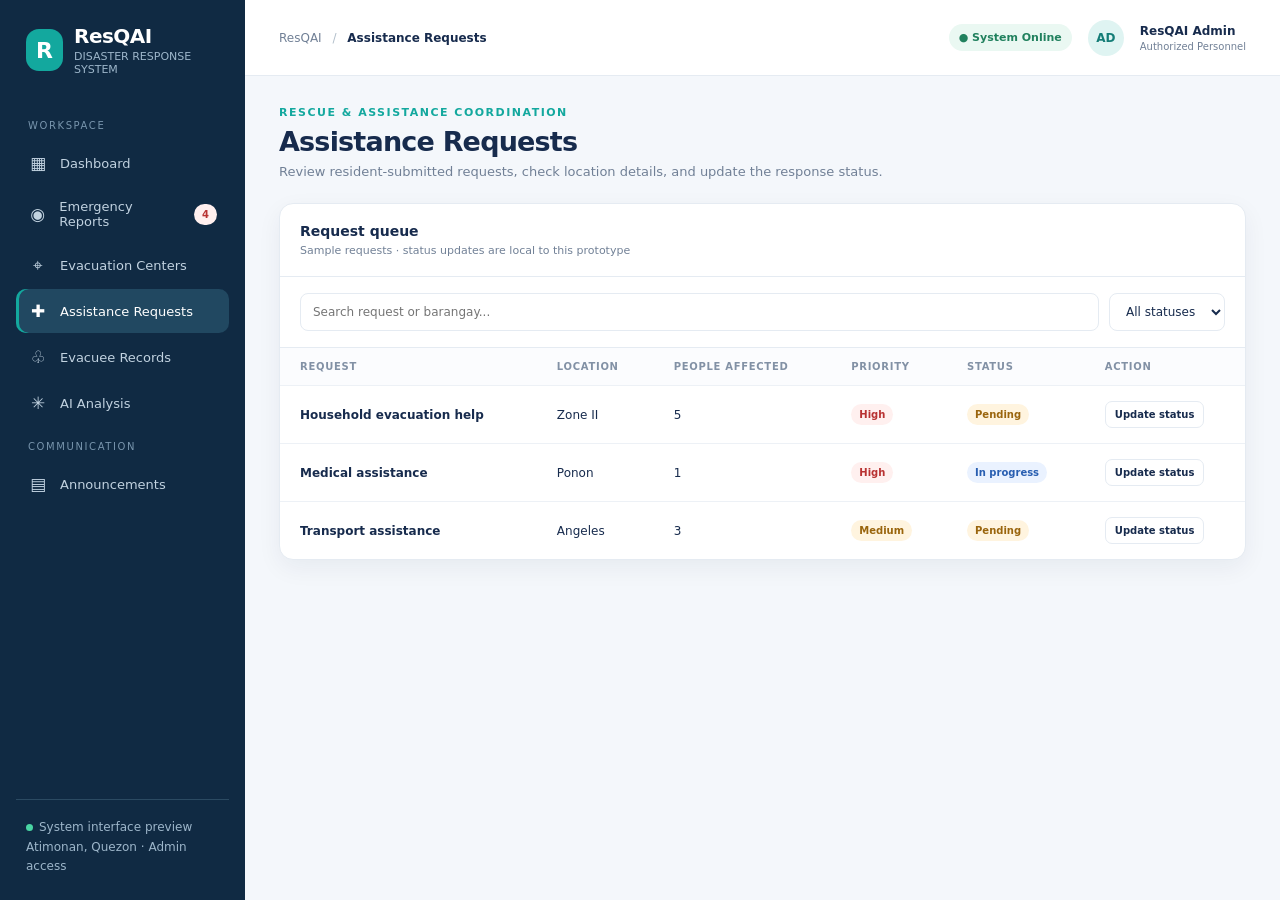
<file: requests.html>
<!doctype html>
<html lang="en">
<head>
<meta charset="utf-8"/>
<meta content="width=device-width, initial-scale=1" name="viewport"/>
<title>ResQAI | Assistance Requests</title>
<link href="styles.css" rel="stylesheet"/>
</head>
<body>
<div class="app">
<aside class="sidebar" id="sidebar">
<div class="brand"><div class="logo">R</div><div><strong>ResQAI</strong><small>DISASTER RESPONSE SYSTEM</small></div></div>
<nav class="nav">
<div class="nav-label">Workspace</div>
<a class="nav-link" href="index.html"><span class="ico">▦</span>Dashboard</a>
<a class="nav-link" href="reports.html"><span class="ico">◉</span>Emergency Reports <span class="tag tag-red" style="margin-left:auto">4</span></a>
<a class="nav-link" href="centers.html"><span class="ico">⌖</span>Evacuation Centers</a>
<a aria-current="page" class="active nav-link" href="requests.html"><span class="ico">✚</span>Assistance Requests</a>
<a class="nav-link" href="evacuees.html"><span class="ico">♧</span>Evacuee Records</a>
<a class="nav-link" href="ai-analysis.html"><span class="ico">✳</span>AI Analysis</a>
<div class="nav-label">Communication</div>
<a class="nav-link" href="announcements.html"><span class="ico">▤</span>Announcements</a>
</nav>
<div class="side-bottom"><span class="online"></span>System interface preview<br/>Atimonan, Quezon · Admin access</div>
</aside>
<main class="main">
<header class="topbar">
<div style="display:flex;align-items:center;gap:14px"><button aria-label="Open menu" class="mobile-menu" id="menuToggle">☰</button><div class="crumb">ResQAI <span style="margin:0 7px;color:#b2bfcb">/</span> <b id="crumbTitle">Assistance Requests</b></div></div>
<div class="top-actions"><span class="status-pill">● System Online</span><div class="avatar">AD</div><div class="admin-meta"><div class="admin-name">ResQAI Admin</div><div class="admin-role">Authorized Personnel</div></div></div>
</header>
<div class="content">






<section class="section-page active" id="page-requests">
<div class="page-heading"><div><div class="eyebrow">RESCUE &amp; ASSISTANCE COORDINATION</div><h1>Assistance Requests</h1><p>Review resident-submitted requests, check location details, and update the response status.</p></div></div>
<div class="panel"><div class="panel-head"><div><h2>Request queue</h2><p>Sample requests · status updates are local to this prototype</p></div></div><div class="toolbar"><input oninput="filterRowsInput(this,'requestsTable')" placeholder="Search request or barangay..."/><select onchange="filterStatus(this,'requestsTable')"><option value="">All statuses</option><option>Pending</option><option>In progress</option><option>Resolved</option></select></div><div class="table-wrap"><table id="requestsTable"><thead><tr><th>Request</th><th>Location</th><th>People affected</th><th>Priority</th><th>Status</th><th>Action</th></tr></thead><tbody>
<tr><td class="table-title">Household evacuation help</td><td>Zone II</td><td>5</td><td><span class="tag tag-red">High</span></td><td><span class="tag tag-amber">Pending</span></td><td><button class="small-action" onclick="cycleStatus(this)">Update status</button></td></tr>
<tr><td class="table-title">Medical assistance</td><td>Ponon</td><td>1</td><td><span class="tag tag-red">High</span></td><td><span class="tag tag-blue">In progress</span></td><td><button class="small-action" onclick="cycleStatus(this)">Update status</button></td></tr>
<tr><td class="table-title">Transport assistance</td><td>Angeles</td><td>3</td><td><span class="tag tag-amber">Medium</span></td><td><span class="tag tag-amber">Pending</span></td><td><button class="small-action" onclick="cycleStatus(this)">Update status</button></td></tr>
</tbody></table></div></div>
</section></div>
</main>
</div>
<div class="toast" id="toast"></div>
<div class="modal-backdrop" id="modalBackdrop" onclick="if(event.target===this)closeModal()"><div class="modal"><h2 id="modalTitle">Create announcement</h2><p id="modalDescription">Share an official update with residents.</p><div id="modalFields"></div><div class="modal-foot"><button class="btn btn-light" onclick="closeModal()">Cancel</button><button class="btn btn-primary" onclick="submitModal()">Save</button></div></div></div>
<script src="script.js"></script>
</body>
</html>
</file>
<file: styles.css>
:root{--navy:#102a43;--navy2:#173f5f;--teal:#13a89e;--teal-light:#e4f7f5;--bg:#f4f7fb;--ink:#172b4d;--muted:#718096;--line:#e5ebf2;--white:#fff;--red:#dc4c4c;--amber:#d99017;--green:#20866c;--shadow:0 8px 24px rgba(16,42,67,.06)}
*{box-sizing:border-box}body{margin:0;font-family:Inter,ui-sans-serif,system-ui,-apple-system,"Segoe UI",sans-serif;background:var(--bg);color:var(--ink)}button,input,select,textarea{font:inherit}button{cursor:pointer}.app{display:flex;min-height:100vh}.sidebar{width:245px;background:var(--navy);color:#d9e7f3;padding:24px 16px;display:flex;flex-direction:column;flex-shrink:0}.brand{display:flex;align-items:center;gap:11px;padding:0 10px 30px}.logo{height:42px;width:42px;border-radius:13px;background:var(--teal);display:grid;place-items:center;color:white;font-weight:900;font-size:22px}.brand strong{font-size:20px;letter-spacing:-.5px;color:white}.brand small{display:block;color:#9db6ca;font-size:11px;margin-top:2px}.nav-label{font-size:10px;text-transform:uppercase;letter-spacing:1.6px;color:#7895ad;padding:14px 12px 8px}.nav button,.nav a{border:0;background:transparent;color:#c1d2e0;width:100%;display:flex;align-items:center;gap:12px;padding:12px;border-radius:10px;text-align:left;margin:2px 0;font-size:13px}.nav button .ico,.nav a .ico{width:20px;text-align:center;font-size:17px}.nav button.active,.nav button:hover,.nav a.active,.nav a:hover{background:#214861;color:#fff}.nav button.active,.nav a.active{box-shadow:inset 3px 0 var(--teal)}.side-bottom{margin-top:auto;border-top:1px solid #2b4a62;padding:18px 10px 0;font-size:12px;color:#9db6ca;line-height:1.6}.online{display:inline-block;width:7px;height:7px;background:#49d5a3;border-radius:50%;margin-right:6px}.main{min-width:0;flex:1}.topbar{height:76px;background:white;border-bottom:1px solid var(--line);display:flex;align-items:center;justify-content:space-between;padding:0 34px;gap:20px}.crumb{font-size:12px;color:var(--muted)}.crumb b{color:var(--ink);font-weight:700}.top-actions{display:flex;align-items:center;gap:16px}.status-pill{font-size:11px;background:#eaf8f2;color:#21815e;padding:7px 10px;border-radius:30px;font-weight:700}.avatar{width:36px;height:36px;border-radius:50%;background:#dff4f2;color:#147d77;display:grid;place-items:center;font-weight:800;font-size:12px}.admin-name{font-size:12px;font-weight:700}.admin-role{font-size:10px;color:var(--muted);margin-top:3px}.content{padding:30px 34px;max-width:1500px;margin:auto}.page-heading{display:flex;justify-content:space-between;align-items:flex-start;gap:20px;margin-bottom:24px}.eyebrow{font-size:11px;text-transform:uppercase;letter-spacing:1.5px;color:var(--teal);font-weight:800;margin-bottom:7px}.page-heading h1{font-size:27px;letter-spacing:-.8px;margin:0 0 7px}.page-heading p{margin:0;color:var(--muted);font-size:13px}.btn{border:0;border-radius:9px;padding:11px 15px;font-weight:700;font-size:12px;display:inline-flex;align-items:center;gap:8px}.btn-primary{background:var(--teal);color:white;box-shadow:0 5px 12px #13a89e2b}.btn-primary:hover{background:#0e9189}.btn-light{background:white;color:var(--ink);border:1px solid var(--line)}.stats{display:grid;grid-template-columns:repeat(4,minmax(0,1fr));gap:16px;margin-bottom:20px}.stat{background:white;border:1px solid var(--line);border-radius:14px;padding:18px;box-shadow:var(--shadow)}.stat-top{display:flex;align-items:center;justify-content:space-between;color:var(--muted);font-size:12px}.stat-icon{width:36px;height:36px;border-radius:11px;display:grid;place-items:center;font-size:18px}.ic-teal{background:#e4f7f5}.ic-red{background:#fff0ef}.ic-amber{background:#fff5e3}.ic-blue{background:#eaf2ff}.stat-number{font-size:29px;letter-spacing:-1px;font-weight:800;margin:14px 0 5px}.stat-foot{font-size:11px;color:var(--muted)}.stat-foot strong{color:var(--green)}.layout-grid{display:grid;grid-template-columns:minmax(0,1.55fr) minmax(290px,1fr);gap:18px;margin-bottom:20px}.panel{background:white;border:1px solid var(--line);border-radius:14px;box-shadow:var(--shadow);min-width:0}.panel-head{display:flex;justify-content:space-between;align-items:center;gap:12px;padding:19px 20px;border-bottom:1px solid var(--line)}.panel-head h2{font-size:14px;margin:0}.panel-head p{font-size:11px;color:var(--muted);margin:5px 0 0}.text-btn{border:0;background:transparent;color:#078d85;font-size:11px;font-weight:800}.table-wrap{overflow-x:auto}table{width:100%;border-collapse:collapse;white-space:nowrap}th{text-align:left;color:#8291a5;font-size:10px;font-weight:800;text-transform:uppercase;letter-spacing:.7px;padding:13px 20px;background:#fbfcfe}td{padding:15px 20px;border-top:1px solid #edf1f6;font-size:12px}tbody tr:hover{background:#fbfdfd}.incident{display:flex;align-items:center;gap:10px}.incident-mark{height:34px;width:34px;border-radius:10px;background:#fff0ef;color:var(--red);display:grid;place-items:center;font-size:16px}.incident b{display:block;font-size:12px}.incident small{display:block;color:var(--muted);font-size:10px;margin-top:4px}.tag{display:inline-flex;align-items:center;gap:5px;padding:5px 8px;border-radius:30px;font-size:10px;font-weight:800}.tag-red{color:#b83232;background:#fff0ef}.tag-amber{color:#9a650d;background:#fff4df}.tag-green{color:#167457;background:#e8f8f1}.tag-blue{color:#285eb1;background:#eaf2ff}.tag-gray{color:#607186;background:#eef2f6}.ai-panel{padding:20px}.ai-head{display:flex;align-items:center;gap:10px;margin-bottom:16px}.ai-symbol{height:38px;width:38px;border-radius:12px;background:linear-gradient(135deg,#17b9ac,#2979ba);color:white;display:grid;place-items:center;font-weight:900;font-size:17px}.ai-head h2{font-size:14px;margin:0}.ai-head p{font-size:11px;color:var(--muted);margin:4px 0 0}.ai-alert{padding:13px;background:#f2fbfa;border:1px solid #d7f1ee;border-radius:11px;margin-bottom:12px}.ai-alert .rowtop{display:flex;justify-content:space-between;align-items:center;margin-bottom:7px}.ai-alert b{font-size:12px}.ai-alert p{font-size:11px;line-height:1.6;color:#526579;margin:0}.confidence{font-size:10px;color:#078d85;font-weight:800}.ai-note{font-size:10px;line-height:1.5;color:var(--muted);margin:12px 0 16px}.ai-actions{display:flex;gap:8px}.ai-actions .btn{flex:1;justify-content:center;padding:10px 8px}.lower-grid{display:grid;grid-template-columns:1.1fr 1fr;gap:18px}.center-row{display:flex;align-items:center;gap:12px;padding:14px 20px;border-top:1px solid #edf1f6}.center-pin{height:36px;width:36px;border-radius:10px;background:#eaf2ff;color:#356dc3;display:grid;place-items:center;font-size:17px}.center-info{flex:1;min-width:0}.center-info b{font-size:12px;display:block}.center-info small{font-size:10px;color:var(--muted);display:block;margin-top:4px}.capacity{width:88px}.capacity-top{display:flex;justify-content:space-between;font-size:10px;margin-bottom:6px}.capacity-top span{color:var(--muted)}.bar{height:5px;border-radius:10px;background:#eaf0f5;overflow:hidden}.bar span{display:block;height:100%;border-radius:10px;background:var(--teal)}.bar.warn span{background:#e5a02b}.bar.full span{background:var(--red)}.activity{padding:4px 20px 16px}.activity-item{display:flex;gap:12px;padding:12px 0;border-bottom:1px solid #edf1f6}.activity-item:last-child{border-bottom:0}.activity-dot{width:9px;height:9px;border-radius:50%;background:var(--teal);margin-top:5px;flex-shrink:0}.activity-item b{font-size:11px}.activity-item p{font-size:11px;color:var(--muted);margin:4px 0 0;line-height:1.5}.activity-item time{display:block;font-size:10px;color:#97a4b4;margin-top:5px}.section-page{display:none}.section-page.active{display:block}.dashboard-page.active{display:block}.empty-panel{padding:30px;text-align:center;color:var(--muted);font-size:13px}.toolbar{display:flex;gap:10px;flex-wrap:wrap;padding:16px 20px;border-bottom:1px solid var(--line)}.toolbar input,.toolbar select{border:1px solid var(--line);background:white;border-radius:8px;padding:10px 12px;font-size:12px;color:var(--ink)}.toolbar input{min-width:220px;flex:1}.table-title{font-weight:700}.small-action{border:1px solid var(--line);background:white;border-radius:7px;padding:7px 9px;font-size:10px;color:var(--ink);font-weight:700}.mobile-menu{display:none;border:0;background:white;font-size:22px;color:var(--ink)}.toast{position:fixed;right:24px;bottom:24px;background:var(--navy);color:white;padding:14px 18px;border-radius:10px;font-size:12px;box-shadow:var(--shadow);display:none;z-index:10}.toast.show{display:block}.modal-backdrop{position:fixed;inset:0;background:#102a4377;display:none;align-items:center;justify-content:center;padding:20px;z-index:20}.modal-backdrop.open{display:flex}.modal{background:white;border-radius:16px;width:min(520px,100%);padding:24px;box-shadow:0 20px 70px #102a4340}.modal h2{margin:0 0 6px;font-size:19px}.modal p{font-size:12px;color:var(--muted);line-height:1.5}.modal label{display:block;font-size:11px;font-weight:800;margin:14px 0 6px}.modal input,.modal select,.modal textarea{width:100%;padding:11px;border:1px solid var(--line);border-radius:8px;font-size:12px}.modal textarea{min-height:90px;resize:vertical}.modal-foot{display:flex;justify-content:flex-end;gap:8px;margin-top:20px}
@media(max-width:1100px){.stats{grid-template-columns:repeat(2,minmax(0,1fr))}.layout-grid{grid-template-columns:1fr}.lower-grid{grid-template-columns:1fr}}
@media(max-width:760px){.sidebar{position:fixed;left:-260px;top:0;bottom:0;z-index:30;transition:left .2s}.sidebar.open{left:0}.topbar{padding:0 18px;height:66px}.mobile-menu{display:block}.content{padding:22px 16px}.page-heading h1{font-size:23px}.page-heading{align-items:flex-start}.page-heading .btn{font-size:0;padding:11px}.page-heading .btn span{font-size:16px}.stats{gap:10px}.stat{padding:14px}.stat-number{font-size:25px}.stat-top{font-size:11px}.admin-meta{display:none}.status-pill{display:none}.layout-grid,.lower-grid{gap:12px}.panel-head{padding:16px}.ai-panel{padding:16px}.table-wrap{margin:0}.topbar .crumb{display:none}}
@media(max-width:390px){.stats{grid-template-columns:1fr 1fr}.stat-number{font-size:22px}.stat-foot{font-size:10px}.page-heading h1{font-size:21px}}

.nav a{ text-decoration:none; }
.nav a:focus-visible{outline:2px solid #70e1d8;outline-offset:2px}
</file>
